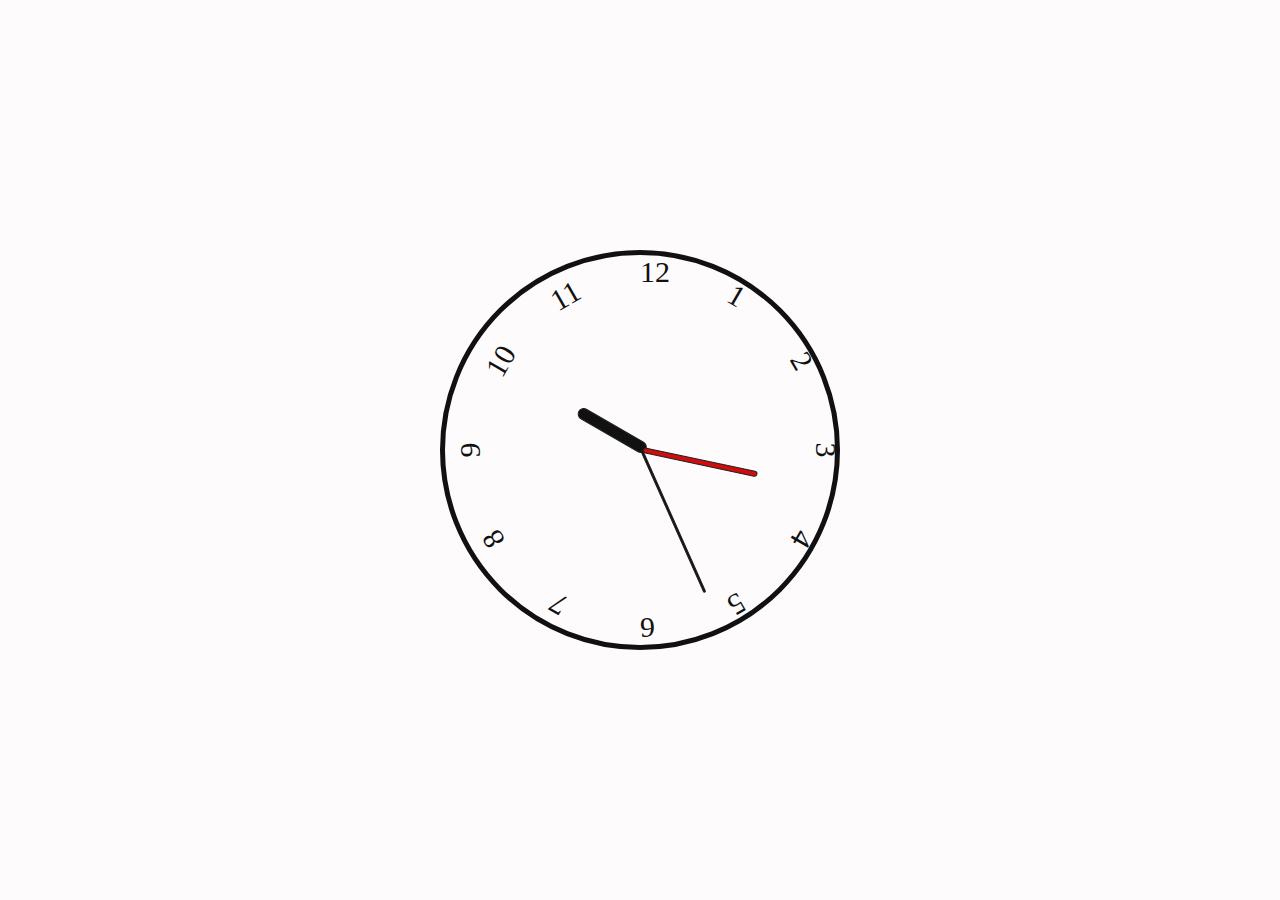
<file: Clock/index.html>
<!DOCTYPE html>
<html lang="en">
<head>
    <meta charset="UTF-8">
    <meta name="viewport" content="width=device-width, initial-scale=1.0">
    <title>Analog clock </title>
    <link rel="stylesheet" href="style.css">
</head>
<body>
  <div class="clock" id="clock">

      <div class="handles">
         <div class="handle hour" id="hour"></div>
         <div class="handle mint" id="mint"></div>
         <div class="handle second" id="second"></div>
      </div>
           
         <div class="numbers">
             <div>1</div>
             <div>2</div>
             <div>3</div>
             <div>4</div>
             <div>5</div>
             <div>6</div>
             <div>7</div>
             <div>8</div>
             <div>9</div>
             <div>10</div>
             <div>11</div>
             <div>12</div>
         </div>  
    
  </div>


  <script src="script.js"></script>
    
</body>
</html>
</file>
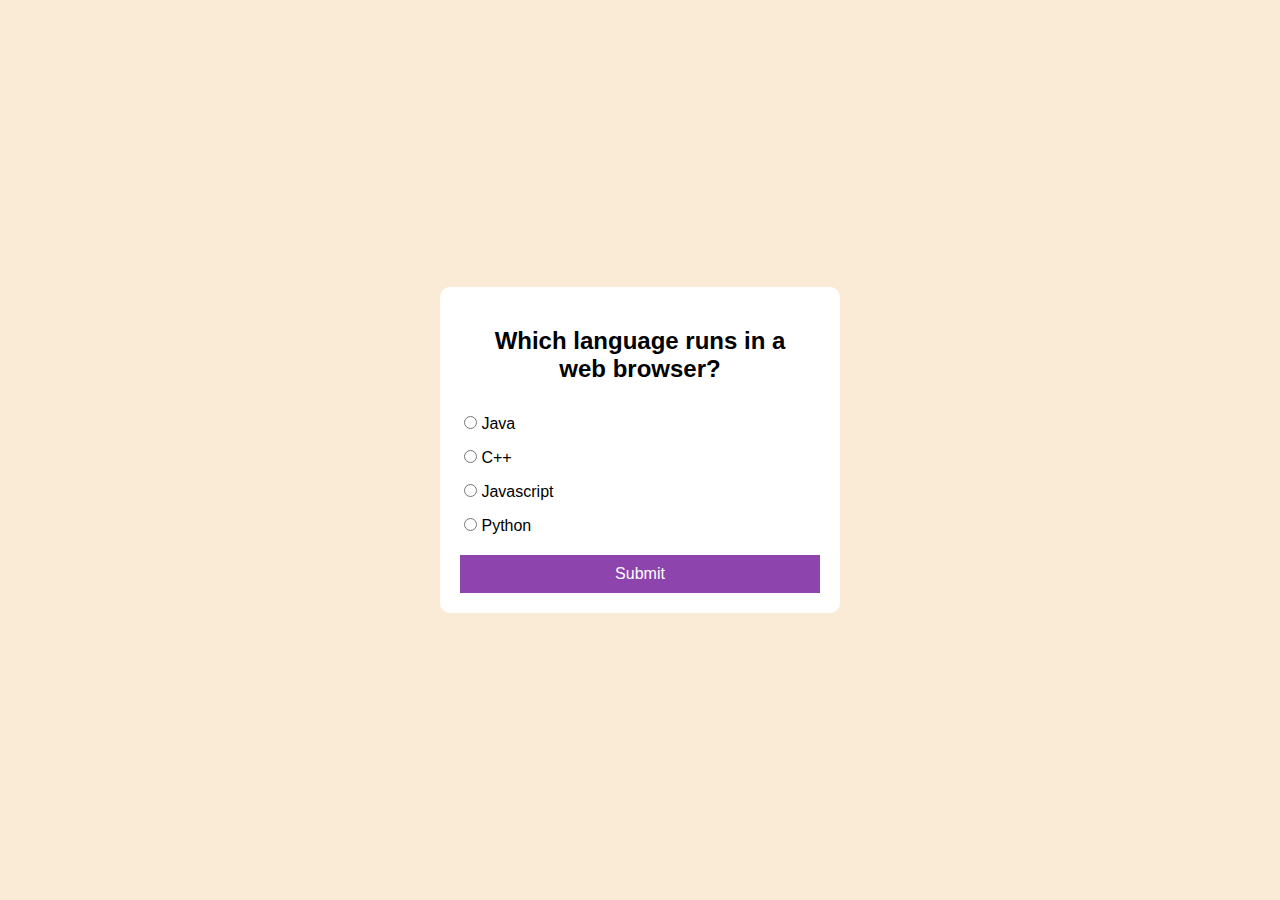
<file: QuizApp/index.html>
<!DOCTYPE html>
<html lang="en">
  <head>
    <meta charset="UTF-8" />
    <meta name="viewport" content="width=device-width, initial-scale=1.0" />
    <title>Document</title>
    <link rel="stylesheet" href="style.css" />
  </head>
  <body>
   <div class="quiz-container" id="quiz">
       <div class="quiz-header">
         <h2 id="question">Question Text</h2>
         <ul>
            <li>
                 <input type="radio" name="answer" id="a" class="answer">
                 <label for="a" id="a_text"> Question </label>
            </li>
            <li>
                <input type="radio" name="answer" id="b" class="answer">
                <label for="a" id="b_text"> Question </label>
            </li>
            <li>
                <input type="radio" name="answer" id="c" class="answer">
                <label for="a" id="c_text"> Question </label>
            </li>
            <li>
                <input type="radio" name="answer" id="d" class="answer">
                <label for="a" id="d_text"> Question </label>
            </li>
         </ul>
       </div>
       <button id="submit">Submit</button>
   </div>



    <script src="script.js"></script>
  </body>
</html>
</file>
<file: Clock/style.css>
*{
    margin: 0;
    padding: 0;
    box-sizing: border-box;
}

body{
    background: #fdfbfb;
}

.clock{
     height: 400px;
     width: 400px;
     border-radius: 50%;
     position: absolute;
     top: 50%;
     left: 50%;
     border: 5px solid #111;
     transform: translate(-50%,-50%);
}

.numbers{
    width: 100%;
    height: 100%;
    position: relative;
}
.numbers div{
     --rotaion:0;
     position: absolute;
     left: 50%;
     transform: translate(-50%);
     transform: rotate(var(--rotaion));
     height: 100%;
     color: #111;
      font-size: 30px;

}

.numbers div:nth-child(1){
    --rotaion:30deg;
}
.numbers div:nth-child(2){
    --rotaion:60deg;
}
.numbers div:nth-child(3){
    --rotaion:90deg;
}
.numbers div:nth-child(4){
    --rotaion:120deg;
}
.numbers div:nth-child(5){
    --rotaion:150deg;
}
.numbers div:nth-child(6){
    --rotaion:180deg;
}
.numbers div:nth-child(7){
    --rotaion:210deg;
}
.numbers div:nth-child(8){
    --rotaion:240deg;
}
.numbers div:nth-child(9){
    --rotaion:270deg;
}
.numbers div:nth-child(10){
    --rotaion:300deg;
}
.numbers div:nth-child(11){
    --rotaion:330deg;
}
.numbers div:nth-child(12){
    --rotaion:360deg;
}


/* handle css */

.handle{
    --rotaion:0;
    position: absolute;
    bottom: 50%;
    left: 50%;
    border: 1px solid #222;
    transform-origin: bottom;

}

.clock .hour{
      width: 12px;
      height: 20%;
      background: #111;
      border-radius: 30px;
}
.clock .mint{
    width: 6px;
    height: 30%;
    background: #d00d0d;
    border-radius: 30px;
}
.clock .second{
    width: 3px;
    height: 40%;
    background: #111;
    border-radius: 30px;
}
</file>
<file: QuizApp/style.css>
* {
  margin: 0;
  padding: 0;
  box-sizing: border-box;
  text-decoration: none;
  list-style: none;
}

/*----------------------------------------*/
body {
  font-family: "Gill Sans", "Gill Sans MT", Calibri, "Trebuchet MS", sans-serif;
   background-color: antiquewhite;
    display: flex;
    justify-content: center;
    align-items: center;
    height: 100vh;
    overflow: hidden;
    margin: 0;

}

.quiz-container{
    background: #fff;
    border-radius: 10px;
    width: 400px;
    overflow: hidden;
    padding: 20px;
}

.quiz-header{
    padding: 4px;
}
h2{
    padding: 1rem;
    text-align: center;
    margin: 0;
}
ul{
    padding: 0;
}

ul li {
    font-size: 16px;
    margin: 1rem 0;
}
ul li label{
    cursor: pointer;
}

button{
    background-color: #8e44ad;
    outline: 0;
    border:0;
    display: block;
    width: 100%;
    padding: 10px ;
    color: #fff;
    font-size: 16px;
    cursor: pointer;

}

button:hover{
    background-color: #662d83;
}
</file>
